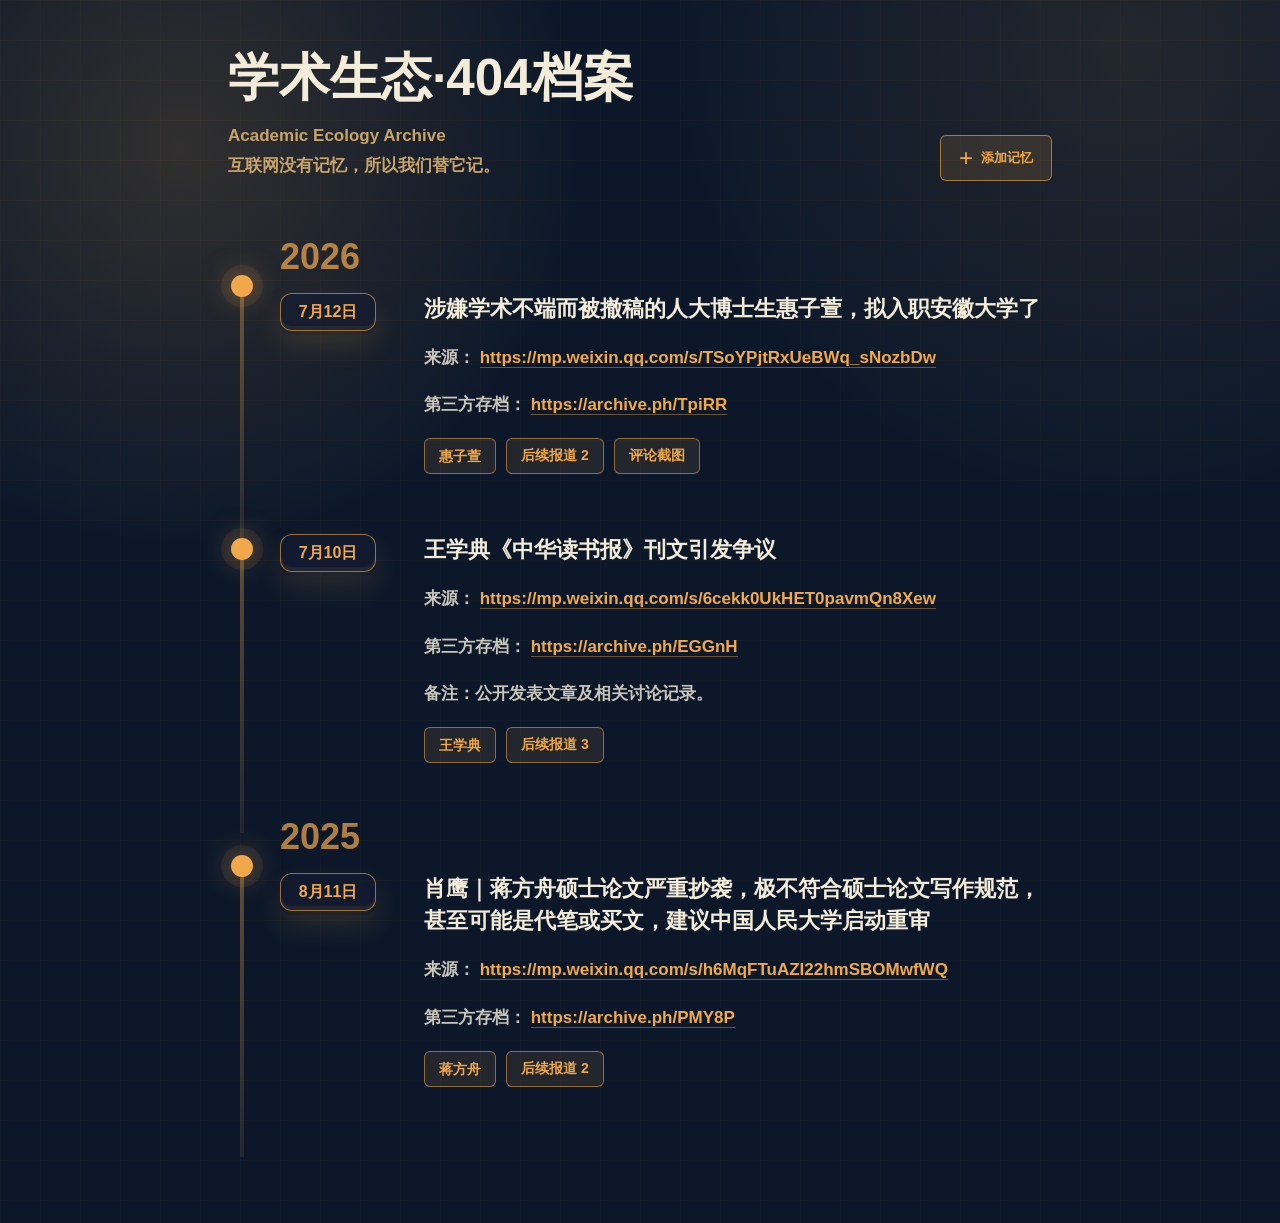
<file: index.html>
<!DOCTYPE html>
<html lang="zh-CN">

<head>
<meta charset="UTF-8">
<meta name="viewport" content="width=device-width, initial-scale=1.0">
<title>学术生态·404档案 · Academic Ecology Archive</title>

<style>
:root {
    color-scheme: dark;
    --bg: #0c182a;
    --text: #f3ecd9;
    --muted: #c9a46a;
    --line: rgba(240, 168, 74, 0.36);
    --accent: #f0a84a;
    --accent-soft: rgba(240, 168, 74, 0.16);
    --accent-strong: #ffc56d;
    --font: "PingFang SC", "PingFangSC-Semibold", "Hiragino Sans GB", "Microsoft YaHei", sans-serif;
}

* {
    box-sizing: border-box;
}

body {
    min-height: 100vh;
    max-width: 920px;
    margin: 0 auto;
    padding: 52px 48px 80px;
    color: var(--text);
    background:
        radial-gradient(circle at 14% 12%, rgba(240, 168, 74, 0.16), transparent 26%),
        radial-gradient(circle at 88% 4%, rgba(240, 168, 74, 0.10), transparent 28%),
        linear-gradient(rgba(240, 168, 74, 0.035) 1px, transparent 1px),
        linear-gradient(90deg, rgba(240, 168, 74, 0.025) 1px, transparent 1px),
        var(--bg);
    background-size: auto, auto, 40px 40px, 40px 40px, auto;
    font-family: var(--font);
    font-weight: 600;
    line-height: 1.75;
}

button,
input,
textarea,
h1,
h2,
.date,
.year {
    font-family: var(--font);
    font-weight: 600;
}

button {
    color: inherit;
}

h1 {
    margin: 0;
    font-size: clamp(32px, 4vw, 56px);
    line-height: 1;
    letter-spacing: 0;
}

h2 {
    margin: 0;
    font-size: clamp(17px, 1.9vw, 22px);
    line-height: 1.45;
    letter-spacing: 0;
}

p {
    margin: 18px 0 0;
    color: rgba(243, 236, 217, 0.82);
    font-size: 17px;
}

a {
    color: var(--accent);
    text-decoration: none;
    word-break: break-all;
    border-bottom: 1px solid rgba(240, 168, 74, 0.42);
    transition: color 160ms ease, border-color 160ms ease;
}

a:hover {
    color: var(--accent-strong);
    border-color: var(--accent-strong);
}

.subtitle {
    max-width: 620px;
    margin: 18px 0 0;
    color: var(--muted);
    font-size: 17px;
    letter-spacing: 0;
}

.site-header {
    display: flex;
    align-items: flex-end;
    justify-content: space-between;
    gap: 32px;
    margin-bottom: 58px;
}

.add-memory-button,
.submit-button {
    display: inline-flex;
    align-items: center;
    justify-content: center;
    min-height: 46px;
    padding: 10px 18px;
    border: 1px solid rgba(240, 168, 74, 0.62);
    border-radius: 6px;
    background: rgba(240, 168, 74, 0.12);
    color: var(--accent);
    cursor: pointer;
    transition: background 160ms ease, border-color 160ms ease, transform 160ms ease;
}

.add-memory-button:hover,
.submit-button:hover {
    border-color: var(--accent-strong);
    background: rgba(240, 168, 74, 0.22);
}

.add-memory-button:active,
.submit-button:active {
    transform: translateY(1px);
}

.button-icon {
    margin-right: 8px;
    font-size: 24px;
    line-height: 1;
    font-weight: 400;
}

.archive {
    position: relative;
}

.entry {
    position: relative;
    display: grid;
    grid-template-columns: 168px minmax(0, 1fr);
    gap: 28px;
    margin-bottom: 56px;
}

.entry::before {
    content: "";
    position: absolute;
    left: 12px;
    top: 50px;
    bottom: -70px;
    width: 4px;
    background: linear-gradient(var(--line), rgba(240, 168, 74, 0.10));
}

.entry::after {
    content: "";
    position: absolute;
    left: 3px;
    top: 36px;
    width: 22px;
    height: 22px;
    border-radius: 50%;
    background: var(--accent);
    box-shadow:
        0 0 0 10px rgba(240, 168, 74, 0.08),
        0 0 28px rgba(240, 168, 74, 0.55);
}

.entry.entry-continued::before {
    top: 18px;
}

.entry.entry-continued::after {
    top: 8px;
}

.time-col {
    position: relative;
    min-height: 110px;
    padding-left: 52px;
}

.year {
    margin: 0 0 18px 0;
    color: rgba(240, 168, 74, 0.72);
    font-size: clamp(28px, 3.2vw, 36px);
    line-height: 1;
    letter-spacing: 0;
}

.date {
    display: inline-flex;
    align-items: center;
    justify-content: center;
    min-width: 96px;
    min-height: 38px;
    padding: 7px 12px;
    border: 1px solid rgba(240, 168, 74, 0.62);
    border-radius: 12px;
    color: var(--accent);
    background: rgba(20, 29, 49, 0.72);
    box-shadow:
        0 14px 28px rgba(240, 168, 74, 0.14),
        inset 0 -4px 0 rgba(240, 168, 74, 0.08),
        0 4px 0 rgba(4, 9, 18, 0.24);
    font-size: clamp(14px, 1.5vw, 16px);
    line-height: 1;
    letter-spacing: 0;
}

.content {
    max-width: 640px;
    padding-top: 54px;
}

.entry.entry-continued .content {
    padding-top: 4px;
}

.entry.entry-continued .time-col {
    min-height: 48px;
    padding-top: 4px;
}

.event-group {
    margin-bottom: 0;
}

.entry-actions {
    display: flex;
    flex-wrap: wrap;
    gap: 10px;
    margin-top: 18px;
    align-items: center;
}

.figure-tag {
    display: inline-flex;
    align-items: center;
    justify-content: center;
    min-height: 36px;
    padding: 6px 14px;
    border: 1px solid rgba(240, 168, 74, 0.55);
    border-radius: 6px;
    color: var(--accent);
    background: rgba(240, 168, 74, 0.10);
    font-size: 14px;
    line-height: 1;
}

.discussion-button,
.followup-button {
    display: inline-flex;
    align-items: center;
    justify-content: center;
    min-height: 36px;
    padding: 6px 14px;
    border: 1px solid rgba(240, 168, 74, 0.55);
    border-radius: 6px;
    color: var(--accent);
    background: rgba(240, 168, 74, 0.10);
    font-size: 14px;
    cursor: pointer;
    transition: background 160ms ease, border-color 160ms ease;
}

.discussion-button:hover,
.followup-button:hover {
    border-color: var(--accent-strong);
    background: rgba(240, 168, 74, 0.20);
}

.discussion-dialog,
.followup-dialog {
    width: min(760px, calc(100vw - 32px));
    max-height: calc(100vh - 32px);
    padding: 0;
    border: 1px solid rgba(240, 168, 74, 0.34);
    border-radius: 8px;
    color: var(--text);
    background: #111f34;
    box-shadow: 0 28px 80px rgba(0, 0, 0, 0.55);
}

.followup-dialog {
    width: min(860px, calc(100vw - 32px));
}

.discussion-dialog::backdrop,
.followup-dialog::backdrop {
    background: rgba(3, 8, 16, 0.76);
    backdrop-filter: blur(5px);
}

.discussion-panel,
.followup-panel {
    display: flex;
    flex-direction: column;
    max-height: calc(100vh - 32px);
}

.discussion-panel .dialog-header,
.followup-panel .dialog-header {
    margin: 0;
    padding: 20px 22px 14px;
    border-bottom: 1px solid rgba(240, 168, 74, 0.18);
}

.discussion-gallery,
.followup-list {
    display: grid;
    gap: 16px;
    padding: 18px 22px 24px;
    overflow: auto;
}

.followup-list {
    gap: 0;
}

.followup-list .entry {
    grid-template-columns: 120px minmax(0, 1fr);
    gap: 20px;
    margin-bottom: 42px;
}

.followup-list .entry::before {
    left: 8px;
    top: 18px;
    bottom: -48px;
}

.followup-list .entry::after {
    left: 1px;
    top: 8px;
    width: 16px;
    height: 16px;
}

.followup-list .entry.entry-continued::before {
    top: 14px;
}

.followup-list .entry.entry-continued::after {
    top: 6px;
}

.followup-list .time-col {
    min-height: 0;
    padding-left: 36px;
    padding-top: 0;
}

.followup-list .year {
    margin: 0 0 12px;
    font-size: 28px;
}

.followup-list .content {
    padding-top: 0;
    max-width: none;
}

.discussion-gallery figure {
    margin: 0;
}

.discussion-gallery img {
    display: block;
    width: 100%;
    height: auto;
    border: 1px solid rgba(240, 168, 74, 0.28);
    border-radius: 6px;
    background: #0a1422;
}

.memory-dialog {
    width: min(620px, calc(100vw - 32px));
    max-height: calc(100vh - 32px);
    padding: 0;
    border: 1px solid rgba(240, 168, 74, 0.34);
    border-radius: 8px;
    color: var(--text);
    background: #111f34;
    box-shadow: 0 28px 80px rgba(0, 0, 0, 0.55);
}

.memory-dialog::backdrop {
    background: rgba(3, 8, 16, 0.76);
    backdrop-filter: blur(5px);
}

.memory-form {
    padding: 26px;
}

.dialog-header {
    display: flex;
    align-items: center;
    justify-content: space-between;
    gap: 20px;
    margin-bottom: 22px;
}

.dialog-header h2 {
    font-size: 24px;
    line-height: 1.3;
}

.close-button {
    display: grid;
    flex: 0 0 38px;
    width: 38px;
    height: 38px;
    place-items: center;
    padding: 0;
    border: 0;
    border-radius: 50%;
    color: var(--muted);
    background: transparent;
    font-size: 28px;
    line-height: 1;
    cursor: pointer;
}

.close-button:hover {
    color: var(--text);
    background: rgba(240, 168, 74, 0.12);
}

.form-grid {
    display: grid;
    grid-template-columns: 1fr 1fr;
    gap: 16px;
}

.field {
    display: grid;
    gap: 7px;
}

.field-wide {
    grid-column: 1 / -1;
}

.field label {
    color: rgba(243, 236, 217, 0.82);
    font-size: 14px;
    font-weight: 700;
}

.field input,
.field textarea,
.field select {
    width: 100%;
    border: 1px solid rgba(240, 168, 74, 0.30);
    border-radius: 6px;
    outline: 0;
    color: var(--text);
    background: rgba(6, 14, 26, 0.62);
    transition: border-color 160ms ease, box-shadow 160ms ease;
}

.field input {
    height: 46px;
    padding: 0 13px;
}

.field select {
    height: 46px;
    padding: 0 10px;
    font: inherit;
}

.field textarea {
    min-height: 100px;
    padding: 11px 13px;
    resize: vertical;
}

.field input:focus,
.field textarea:focus,
.field select:focus {
    border-color: var(--accent);
    box-shadow: 0 0 0 3px rgba(240, 168, 74, 0.14);
}

.archive-tools {
    display: grid;
    gap: 10px;
}

.archive-actions {
    display: flex;
    flex-wrap: wrap;
    gap: 10px;
}

.archive-button {
    flex: 1 1 auto;
    min-height: 46px;
    padding: 0 15px;
    border: 1px solid rgba(240, 168, 74, 0.42);
    border-radius: 6px;
    color: var(--accent);
    background: rgba(240, 168, 74, 0.10);
    font-size: 14px;
    cursor: pointer;
    transition: border-color 160ms ease, background 160ms ease;
}

.archive-button:hover:not(:disabled) {
    border-color: var(--accent);
    background: rgba(240, 168, 74, 0.16);
}

.archive-button:disabled {
    opacity: 0.42;
    cursor: not-allowed;
}

.field-hint {
    margin: 0;
    color: var(--muted);
    font-size: 12px;
    line-height: 1.55;
}

.form-actions {
    display: flex;
    justify-content: flex-end;
    margin-top: 22px;
}

.title-tools {
    display: flex;
    gap: 10px;
    align-items: stretch;
}

.title-tools input {
    flex: 1 1 auto;
}

.fetch-title-button {
    flex: 0 0 auto;
    min-height: 46px;
    padding: 0 15px;
    border: 1px solid rgba(240, 168, 74, 0.42);
    border-radius: 6px;
    color: var(--accent);
    background: rgba(240, 168, 74, 0.10);
    font-size: 14px;
    cursor: pointer;
    transition: border-color 160ms ease, background 160ms ease;
}

.fetch-title-button:hover:not(:disabled) {
    border-color: var(--accent);
    background: rgba(240, 168, 74, 0.16);
}

.fetch-title-button:disabled {
    opacity: 0.42;
    cursor: not-allowed;
}

.archive-status,
.title-status {
    margin: 8px 0 0;
    color: var(--muted);
    font-size: 12px;
    line-height: 1.55;
    min-height: 1.55em;
}

.archive-empty,
.archive-loading,
.archive-error {
    padding: 48px 0 20px;
    color: var(--muted);
    font-size: 16px;
}

.submit-button {
    color: #1a1208;
    background: var(--accent);
}

.submit-button:hover {
    background: var(--accent-strong);
}

@media (max-width: 780px) {
    body {
        padding: 34px 20px 60px;
    }

    .subtitle {
        margin-bottom: 0;
    }

    .site-header {
        align-items: flex-start;
        flex-direction: column;
        margin-bottom: 34px;
    }

    .entry {
        grid-template-columns: 1fr;
        gap: 22px;
        margin-bottom: 48px;
    }

    .entry::before {
        left: 10px;
        top: 72px;
    }

    .entry::after {
        top: 58px;
    }

    .entry.entry-continued::before {
        top: 28px;
    }

    .entry.entry-continued::after {
        top: 14px;
    }

    .time-col {
        padding-left: 42px;
    }

    .year {
        margin-bottom: 14px;
        font-size: 28px;
    }

    .date {
        min-width: 96px;
        min-height: 36px;
        font-size: 15px;
        border-radius: 12px;
    }

    .content {
        max-width: none;
        padding: 0 0 0 42px;
    }

    .entry.entry-continued .content {
        padding: 0 0 0 42px;
    }

    .memory-form {
        padding: 20px;
    }

    .form-grid {
        grid-template-columns: 1fr;
    }

    .archive-tools {
        align-items: stretch;
    }

    .archive-actions {
        flex-direction: column;
    }
}
</style>
</head>

<body>
<header class="site-header">
    <div>
        <h1>学术生态·404档案</h1>

        <p class="subtitle">
        Academic Ecology Archive<br>
        互联网没有记忆，所以我们替它记。
        </p>
    </div>

    <button class="add-memory-button" id="openMemoryForm" type="button">
        <span class="button-icon" aria-hidden="true">+</span>
        添加记忆
    </button>
</header>

<main class="archive" id="archive" aria-live="polite">
    <p class="archive-loading">正在加载档案…</p>
</main>

<dialog class="discussion-dialog" id="discussionDialog">
    <div class="discussion-panel">
        <div class="dialog-header">
            <h2 id="discussionTitle">评论截图</h2>
            <button class="close-button" id="closeDiscussion" type="button" aria-label="关闭">&times;</button>
        </div>
        <div class="discussion-gallery" id="discussionGallery"></div>
    </div>
</dialog>

<dialog class="followup-dialog" id="followupDialog">
    <div class="followup-panel">
        <div class="dialog-header">
            <h2 id="followupTitle">后续报道</h2>
            <button class="close-button" id="closeFollowup" type="button" aria-label="关闭">&times;</button>
        </div>
        <div class="followup-list" id="followupList"></div>
    </div>
</dialog>

<dialog class="memory-dialog" id="memoryDialog">
    <form class="memory-form" id="memoryForm">
        <div class="dialog-header">
            <h2>添加一条记忆</h2>
            <button class="close-button" id="closeMemoryForm" type="button" aria-label="关闭">&times;</button>
        </div>

        <div class="form-grid">
            <div class="field field-wide">
                <label for="sourceUrl">来源链接</label>
                <div class="archive-tools">
                    <input id="sourceUrl" name="source" type="url" inputmode="url" placeholder="https://" required>
                    <div class="archive-actions">
                        <button class="archive-button" id="createArchiveWayback" type="button" disabled>Wayback 存档</button>
                        <button class="archive-button" id="createArchivePh" type="button" disabled>archive.ph 存档</button>
                    </div>
                </div>
                <p class="field-hint" id="archiveHint">优先用互联网档案馆（Wayback）；微信文章常被拦截，请改用 archive.ph。保存后把可用的永久链接粘贴到下方。</p>
            </div>

            <div class="field field-wide">
                <label for="memoryTitle">事件标题</label>
                <div class="title-tools">
                    <input id="memoryTitle" name="title" type="text" maxlength="120" required>
                    <button class="fetch-title-button" id="fetchTitle" type="button" disabled>获取标题</button>
                </div>
                <p class="title-status" id="titleStatus" aria-live="polite"></p>
            </div>

            <div class="field">
                <label for="memoryDate">事件日期</label>
                <input id="memoryDate" name="date" type="date" required>
            </div>

            <div class="field field-wide">
                <label for="parentEvent">归属事件（选填）</label>
                <select id="parentEvent" name="parent">
                    <option value="">新建独立事件（作为根节点）</option>
                </select>
                <p class="field-hint">若这是已有事件的后续报道，请选择源头文章；不选则新建事件。</p>
            </div>

            <div class="field">
                <label for="memoryFigure">主旨人物（根事件）</label>
                <input id="memoryFigure" name="figure" type="text" maxlength="40" placeholder="如：王学典">
                <p class="field-hint">仅新建根事件时需要；后续报道可留空。</p>
            </div>

            <div class="field field-wide">
                <label for="archiveUrl">第三方存档链接</label>
                <input id="archiveUrl" name="archive" type="url" inputmode="url" placeholder="https://web.archive.org/web/... 或 https://archive.ph/..." required>
            </div>

            <div class="field field-wide">
                <label for="memoryNote">补充说明（选填）</label>
                <textarea id="memoryNote" name="note" maxlength="1000"></textarea>
            </div>
        </div>

        <div class="form-actions">
            <button class="submit-button" type="submit">提交到 GitHub</button>
        </div>
    </form>
</dialog>

<script>
const repository = "quietarchive/academic-ecology-archive";
const archiveRoot = document.getElementById("archive");
const dialog = document.getElementById("memoryDialog");
const discussionDialog = document.getElementById("discussionDialog");
const discussionTitle = document.getElementById("discussionTitle");
const discussionGallery = document.getElementById("discussionGallery");
const followupDialog = document.getElementById("followupDialog");
const followupTitle = document.getElementById("followupTitle");
const followupList = document.getElementById("followupList");
const form = document.getElementById("memoryForm");
const dateInput = document.getElementById("memoryDate");
const sourceInput = document.getElementById("sourceUrl");
const titleInput = document.getElementById("memoryTitle");
const titleStatus = document.getElementById("titleStatus");
const createArchiveWaybackButton = document.getElementById("createArchiveWayback");
const createArchivePhButton = document.getElementById("createArchivePh");
const archiveHint = document.getElementById("archiveHint");
const fetchTitleButton = document.getElementById("fetchTitle");
const parentEventSelect = document.getElementById("parentEvent");

const defaultArchiveHint = "优先用互联网档案馆（Wayback）；微信文章常被拦截，请改用 archive.ph。保存后把可用的永久链接粘贴到下方。";
const wechatArchiveHint = "检测到微信链接：Wayback 通常只能存到验证页。请优先用 archive.ph 存档，再把永久链接粘贴到下方。";

let titleFetchToken = 0;
let entriesById = new Map();
let rootEntries = [];
let followupsByGroup = new Map();
let followupRenderIndex = 1000;

function escapeHtml(value) {
    return String(value)
        .replaceAll("&", "&amp;")
        .replaceAll("<", "&lt;")
        .replaceAll(">", "&gt;")
        .replaceAll('"', "&quot;")
        .replaceAll("'", "&#39;");
}

function formatDateParts(isoDate) {
    const [year, month, day] = isoDate.split("-").map(Number);
    return {
        year: String(year),
        date: `${month}月${day}日`
    };
}

function entryIdentity(entry) {
    if (entry.issue != null) return entry.issue;
    if (entry.id) return entry.id;
    return null;
}

function entryKey(entry, index) {
    const identity = entryIdentity(entry);
    if (identity != null) return `entry-${identity}`;
    return `entry-${index}`;
}

function parentOf(entry) {
    return entry.parent == null || entry.parent === "" ? null : entry.parent;
}

function isRootEntry(entry) {
    return parentOf(entry) == null;
}

function compareDateAsc(a, b) {
    if (a.date !== b.date) return a.date < b.date ? -1 : 1;
    return (a.issue || 0) - (b.issue || 0);
}

function compareDateDesc(a, b) {
    if (a.date !== b.date) return a.date < b.date ? 1 : -1;
    return (b.issue || 0) - (a.issue || 0);
}

function buildEventGroups(entries) {
    const roots = entries.filter(isRootEntry).sort(compareDateDesc);
    const childrenByParent = new Map();

    for (const entry of entries) {
        const parent = parentOf(entry);
        if (parent == null) continue;
        if (!childrenByParent.has(parent)) childrenByParent.set(parent, []);
        childrenByParent.get(parent).push(entry);
    }

    for (const kids of childrenByParent.values()) {
        kids.sort(compareDateAsc);
    }

    const knownParents = new Set(roots.map(entryIdentity).filter((value) => value != null));
    const orphanRoots = [];

    for (const [parent, kids] of [...childrenByParent.entries()]) {
        if (!knownParents.has(parent)) {
            orphanRoots.push(...kids);
            childrenByParent.delete(parent);
        }
    }

    const groups = roots.map((root) => ({
        root,
        children: childrenByParent.get(entryIdentity(root)) || []
    }));

    for (const orphan of orphanRoots.sort(compareDateDesc)) {
        groups.push({ root: orphan, children: [] });
    }

    return groups;
}

function populateParentOptions(entries) {
    rootEntries = entries.filter(isRootEntry).sort(compareDateDesc);
    const previous = parentEventSelect.value;
    parentEventSelect.innerHTML = '<option value="">新建独立事件（作为根节点）</option>';

    for (const root of rootEntries) {
        const identity = entryIdentity(root);
        if (identity == null) continue;
        const prefix = typeof identity === "number" ? `#${identity}` : String(identity);
        const label = `${prefix} · ${root.date} · ${root.title}`.slice(0, 80);
        const option = document.createElement("option");
        option.value = String(identity);
        option.textContent = label;
        parentEventSelect.appendChild(option);
    }

    if ([...parentEventSelect.options].some((option) => option.value === previous)) {
        parentEventSelect.value = previous;
    }
}

function extractImageUrls(markdownOrHtml) {
    const urls = [];
    const patterns = [
        /!\[[^\]]*\]\((https?:\/\/[^)\s]+)\)/g,
        /<img[^>]+src=["'](https?:\/\/[^"']+)["']/gi
    ];

    for (const pattern of patterns) {
        for (const match of markdownOrHtml.matchAll(pattern)) {
            urls.push(match[1]);
        }
    }

    return [...new Set(urls)];
}

function toImageSrc(pathOrUrl) {
    if (/^https?:\/\//i.test(pathOrUrl)) {
        return pathOrUrl;
    }
    return `./${pathOrUrl.replace(/^\.\//, "")}`;
}

function hasLocalDiscussion(entry) {
    return Array.isArray(entry.discussion) && entry.discussion.length > 0;
}

async function fetchIssueCommentImages(issueNumber) {
    const response = await fetch(
        `https://api.github.com/repos/${repository}/issues/${issueNumber}/comments?per_page=100`
    );
    if (!response.ok) {
        throw new Error(`GitHub API ${response.status}`);
    }

    const comments = await response.json();
    return comments
        .filter((comment) => comment.user?.type !== "Bot")
        .flatMap((comment) => extractImageUrls(comment.body || ""));
}

async function resolveDiscussionImages(entry) {
    if (entry.issue != null) {
        try {
            const remote = await fetchIssueCommentImages(entry.issue);
            if (remote.length) return remote;
        } catch (error) {
            if (!hasLocalDiscussion(entry)) throw error;
            console.warn(error);
        }
    }

    return hasLocalDiscussion(entry) ? entry.discussion : [];
}

function renderDiscussionButton(key) {
    return `<button class="discussion-button" type="button" data-entry-key="${escapeHtml(key)}">评论截图</button>`;
}

function renderFollowupButton(groupId, count, rootKey) {
    return `<button class="followup-button" type="button" data-followup-for="${escapeHtml(groupId)}" data-root-key="${escapeHtml(rootKey)}">后续报道 ${count}</button>`;
}

function renderFigureTag(figure) {
    if (!figure) return "";
    return `<span class="figure-tag">${escapeHtml(figure)}</span>`;
}

function openFollowups(groupId, rootEntry) {
    const children = followupsByGroup.get(groupId) || [];
    followupTitle.textContent = rootEntry?.title
        ? `后续报道 · ${rootEntry.title}`.slice(0, 42)
        : "后续报道";

    let previousYear = "";
    followupList.innerHTML = children.map((child, index) => {
        const year = formatDateParts(child.date).year;
        const showYear = year !== previousYear;
        previousYear = year;
        return renderEntryArticle(child, {
            showYear,
            index: followupRenderIndex + index
        });
    }).join("");

    followupDialog.showModal();
    revealDiscussionButtons(children, followupList);
}

async function openDiscussion(entry) {
    discussionTitle.textContent = "评论截图";
    discussionGallery.innerHTML = '<p class="archive-loading">正在加载截图…</p>';
    discussionDialog.showModal();

    try {
        const images = await resolveDiscussionImages(entry);
        if (!images.length) {
            discussionGallery.innerHTML = '<p class="archive-empty">这条记忆还没有评论截图。</p>';
            return;
        }

        discussionGallery.innerHTML = images.map((src, index) => `
            <figure>
                <img src="${escapeHtml(toImageSrc(src))}" alt="评论截图 ${index + 1}" loading="lazy">
            </figure>
        `).join("");
    } catch (error) {
        console.error(error);
        discussionGallery.innerHTML = '<p class="archive-error">截图加载失败，请稍后重试。</p>';
    }
}

function renderEntryArticle(entry, { showYear, index, extraActions = "", showFigure = false }) {
    const key = entryKey(entry, index);
    entriesById.set(key, entry);
    const { year, date } = formatDateParts(entry.date);
    const note = entry.note
        ? `<p>备注：${escapeHtml(entry.note)}</p>`
        : "";

    const actionBits = [];
    if (showFigure && entry.figure) {
        actionBits.push(renderFigureTag(entry.figure));
    }
    if (extraActions) actionBits.push(extraActions);
    if (hasLocalDiscussion(entry)) {
        actionBits.push(renderDiscussionButton(key));
    } else if (entry.issue != null) {
        actionBits.push(`<span data-discussion-slot="${escapeHtml(key)}" hidden></span>`);
    }

    const actions = actionBits.length
        ? `<div class="entry-actions">${actionBits.join("")}</div>`
        : "";

    const classes = ["entry", !showYear ? "entry-continued" : ""].filter(Boolean).join(" ");

    return `
        <article class="${classes}">
            <div class="time-col">
                ${showYear ? `<div class="year">${escapeHtml(year)}</div>` : ""}
                <div class="date">${escapeHtml(date)}</div>
            </div>
            <div class="content">
                <h2>${escapeHtml(entry.title)}</h2>
                <p>
                    来源：
                    <a href="${escapeHtml(entry.source)}" rel="noopener noreferrer" target="_blank">${escapeHtml(entry.source)}</a>
                </p>
                <p>
                    第三方存档：
                    <a href="${escapeHtml(entry.archive)}" rel="noopener noreferrer" target="_blank">${escapeHtml(entry.archive)}</a>
                </p>
                ${note}
                ${actions}
            </div>
        </article>
    `;
}

function renderEntries(entries) {
    if (!entries.length) {
        archiveRoot.innerHTML = '<p class="archive-empty">暂无档案条目。</p>';
        return;
    }

    entriesById = new Map();
    followupsByGroup = new Map();
    const groups = buildEventGroups(entries);
    let previousYear = "";
    let renderIndex = 0;
    const rootsForDiscussion = [];

    archiveRoot.innerHTML = groups.map(({ root, children }, groupIndex) => {
        const rootYear = formatDateParts(root.date).year;
        const showYear = rootYear !== previousYear;
        previousYear = rootYear;
        const groupId = `group-${groupIndex}`;
        const rootKey = entryKey(root, renderIndex);
        if (children.length) {
            followupsByGroup.set(groupId, children);
        }
        const followup = children.length
            ? renderFollowupButton(groupId, children.length, rootKey)
            : "";
        const rootHtml = renderEntryArticle(root, {
            showYear,
            index: renderIndex++,
            extraActions: followup,
            showFigure: true
        });
        rootsForDiscussion.push(root);
        return `<section class="event-group">${rootHtml}</section>`;
    }).join("");

    revealDiscussionButtons(rootsForDiscussion, archiveRoot);
}

async function revealDiscussionButtons(entries, rootEl = document) {
    const checks = entries.map(async (entry) => {
        if (hasLocalDiscussion(entry) || entry.issue == null) return;

        const key = entryKey(entry, 0);
        const slot = rootEl.querySelector(`[data-discussion-slot="${key}"]`);
        if (!slot) return;

        try {
            const images = await fetchIssueCommentImages(entry.issue);
            if (!images.length) return;
            slot.outerHTML = `<button class="discussion-button" type="button" data-entry-key="${escapeHtml(key)}">评论截图</button>`;
        } catch (error) {
            console.warn(error);
        }
    });

    await Promise.all(checks);
}

function onArchiveClick(event) {
    const followupButton = event.target.closest(".followup-button");
    if (followupButton) {
        const groupId = followupButton.dataset.followupFor;
        const rootEntry = entriesById.get(followupButton.dataset.rootKey);
        openFollowups(groupId, rootEntry);
        return;
    }

    const button = event.target.closest(".discussion-button");
    if (!button) return;
    const entry = entriesById.get(button.dataset.entryKey);
    if (entry) openDiscussion(entry);
}

archiveRoot.addEventListener("click", onArchiveClick);
followupList.addEventListener("click", onArchiveClick);

document.getElementById("closeDiscussion").addEventListener("click", () => {
    discussionDialog.close();
});

document.getElementById("closeFollowup").addEventListener("click", () => {
    followupDialog.close();
});

discussionDialog.addEventListener("click", (event) => {
    if (event.target === discussionDialog) {
        discussionDialog.close();
    }
});

followupDialog.addEventListener("click", (event) => {
    if (event.target === followupDialog) {
        followupDialog.close();
    }
});

async function loadEntries() {
    try {
        const response = await fetch(`./data/entries.json?t=${Date.now()}`);
        if (!response.ok) {
            throw new Error(`HTTP ${response.status}`);
        }
        const data = await response.json();
        const entries = Array.isArray(data.entries) ? data.entries : [];
        populateParentOptions(entries);
        renderEntries(entries);
    } catch (error) {
        archiveRoot.innerHTML = '<p class="archive-error">档案加载失败，请稍后刷新。</p>';
        console.error(error);
    }
}

function isWechatUrl(url) {
    try {
        return /(^|\.)mp\.weixin\.qq\.com$/i.test(new URL(url).hostname);
    } catch {
        return false;
    }
}

function syncSourceButtons() {
    const valid = sourceInput.validity.valid && Boolean(sourceInput.value.trim());
    createArchiveWaybackButton.disabled = !valid;
    createArchivePhButton.disabled = !valid;
    fetchTitleButton.disabled = !valid;
    archiveHint.textContent = valid && isWechatUrl(sourceInput.value.trim())
        ? wechatArchiveHint
        : defaultArchiveHint;
}

function decodeHtmlEntities(text) {
    const textarea = document.createElement("textarea");
    textarea.innerHTML = text;
    return textarea.value.trim();
}

function cleanTitle(title) {
    return decodeHtmlEntities(title).replace(/\s+/g, " ").trim();
}

async function fetchTitleFromMicrolink(url) {
    const response = await fetch(`https://api.microlink.io/?url=${encodeURIComponent(url)}`);
    if (!response.ok) return "";
    const json = await response.json();
    return json?.status === "success" ? (json.data?.title || "") : "";
}

async function fetchTitleFromAllOrigins(url) {
    const response = await fetch(`https://api.allorigins.win/raw?url=${encodeURIComponent(url)}`);
    if (!response.ok) return "";
    const html = await response.text();
    const og = html.match(/property=["']og:title["']\s+content=["']([^"']+)["']/i)
        || html.match(/content=["']([^"']+)["']\s+property=["']og:title["']/i);
    if (og?.[1]) return og[1];
    const title = html.match(/<title[^>]*>([^<]+)<\/title>/i);
    return title?.[1] || "";
}

async function resolvePageTitle(url) {
    const attempts = [fetchTitleFromMicrolink, fetchTitleFromAllOrigins];
    for (const attempt of attempts) {
        try {
            const title = cleanTitle(await attempt(url));
            if (title) return title;
        } catch (error) {
            console.warn(error);
        }
    }
    return "";
}

async function fillTitleFromSource({ force = false } = {}) {
    if (!sourceInput.validity.valid) return;
    if (!force && titleInput.value.trim()) return;

    const token = ++titleFetchToken;
    const url = sourceInput.value.trim();
    titleStatus.textContent = "正在获取标题…";
    fetchTitleButton.disabled = true;

    const title = await resolvePageTitle(url);
    if (token !== titleFetchToken) return;

    if (title) {
        titleInput.value = title.slice(0, 120);
        titleStatus.textContent = "已自动填入标题，可按需修改。";
    } else {
        titleStatus.textContent = "未能自动获取标题（微信文章较常见），请手动填写。";
    }

    syncSourceButtons();
}

document.getElementById("openMemoryForm").addEventListener("click", () => {
    if (!dateInput.value) {
        dateInput.value = new Date().toLocaleDateString("en-CA");
    }
    syncSourceButtons();
    titleStatus.textContent = "";
    dialog.showModal();
});

document.getElementById("closeMemoryForm").addEventListener("click", () => dialog.close());

sourceInput.addEventListener("input", () => {
    syncSourceButtons();
});

sourceInput.addEventListener("change", () => {
    fillTitleFromSource();
});

fetchTitleButton.addEventListener("click", () => {
    fillTitleFromSource({ force: true });
});

createArchiveWaybackButton.addEventListener("click", () => {
    if (!sourceInput.reportValidity()) {
        return;
    }

    const saveUrl = `https://web.archive.org/save/${sourceInput.value.trim()}`;
    window.open(saveUrl, "_blank", "noopener,noreferrer");
});

createArchivePhButton.addEventListener("click", () => {
    if (!sourceInput.reportValidity()) {
        return;
    }

    const saveUrl = `https://archive.ph/?run=1&url=${encodeURIComponent(sourceInput.value.trim())}`;
    window.open(saveUrl, "_blank", "noopener,noreferrer");
});

dialog.addEventListener("click", (event) => {
    if (event.target === dialog) {
        dialog.close();
    }
});

form.addEventListener("submit", (event) => {
    event.preventDefault();

    const data = new FormData(form);
    const title = data.get("title").trim();
    const date = data.get("date");
    const source = data.get("source").trim();
    const archive = data.get("archive").trim();
    const parent = String(data.get("parent") || "").trim();
    const figure = String(data.get("figure") || "").trim();
    const note = data.get("note").trim() || "无";
    const issueTitle = `[记忆提交] ${date} ${title}`;
    const issueBody = [
        "## 事件信息",
        "",
        `- 日期：${date}`,
        `- 标题：${title}`,
        `- 来源链接：${source}`,
        `- 第三方存档：${archive}`,
        `- 父事件：${parent || "无"}`,
        `- 主旨人物：${figure || "无"}`,
        "",
        "## 补充说明",
        "",
        note
    ].join("\n");
    const issueUrl = new URL(`https://github.com/${repository}/issues/new`);

    issueUrl.searchParams.set("title", issueTitle);
    issueUrl.searchParams.set("body", issueBody);
    window.open(issueUrl.toString(), "_blank", "noopener,noreferrer");
    dialog.close();
});

loadEntries();
</script>
</body>

</html>
</file>
